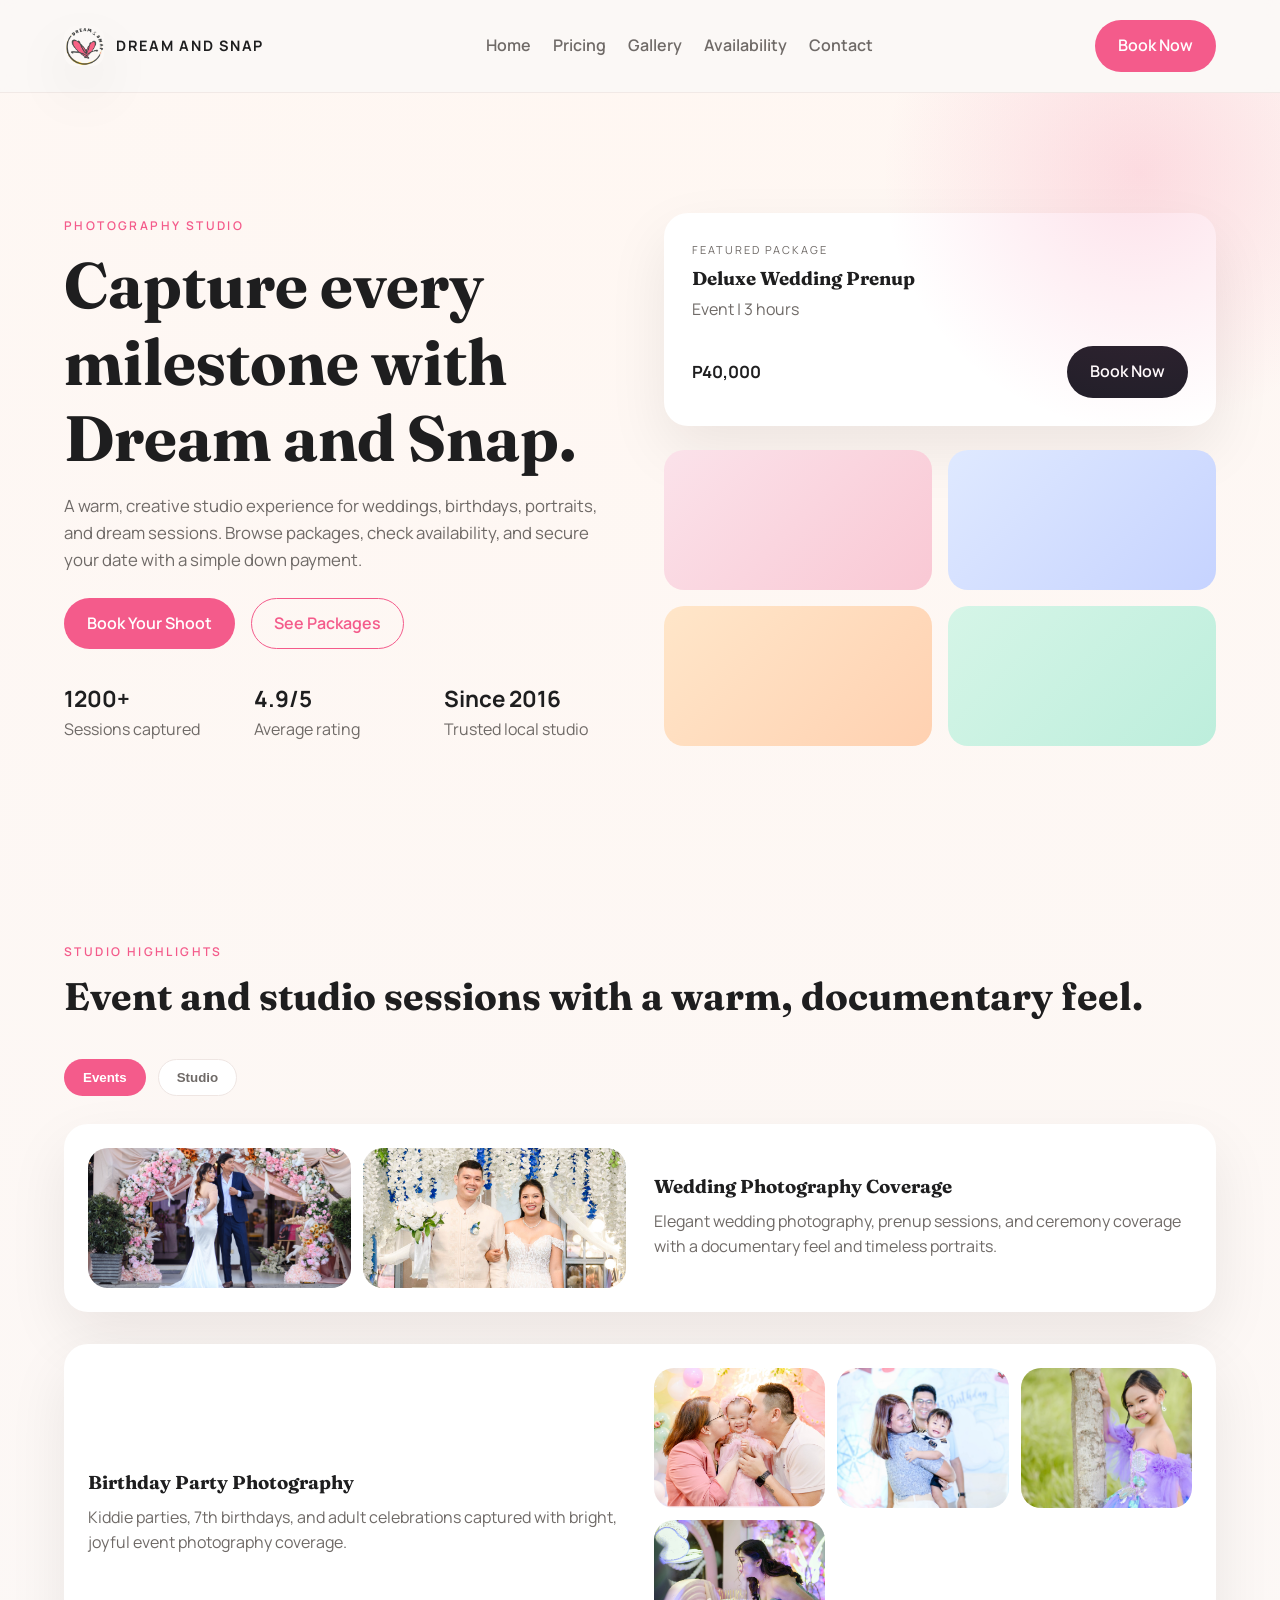
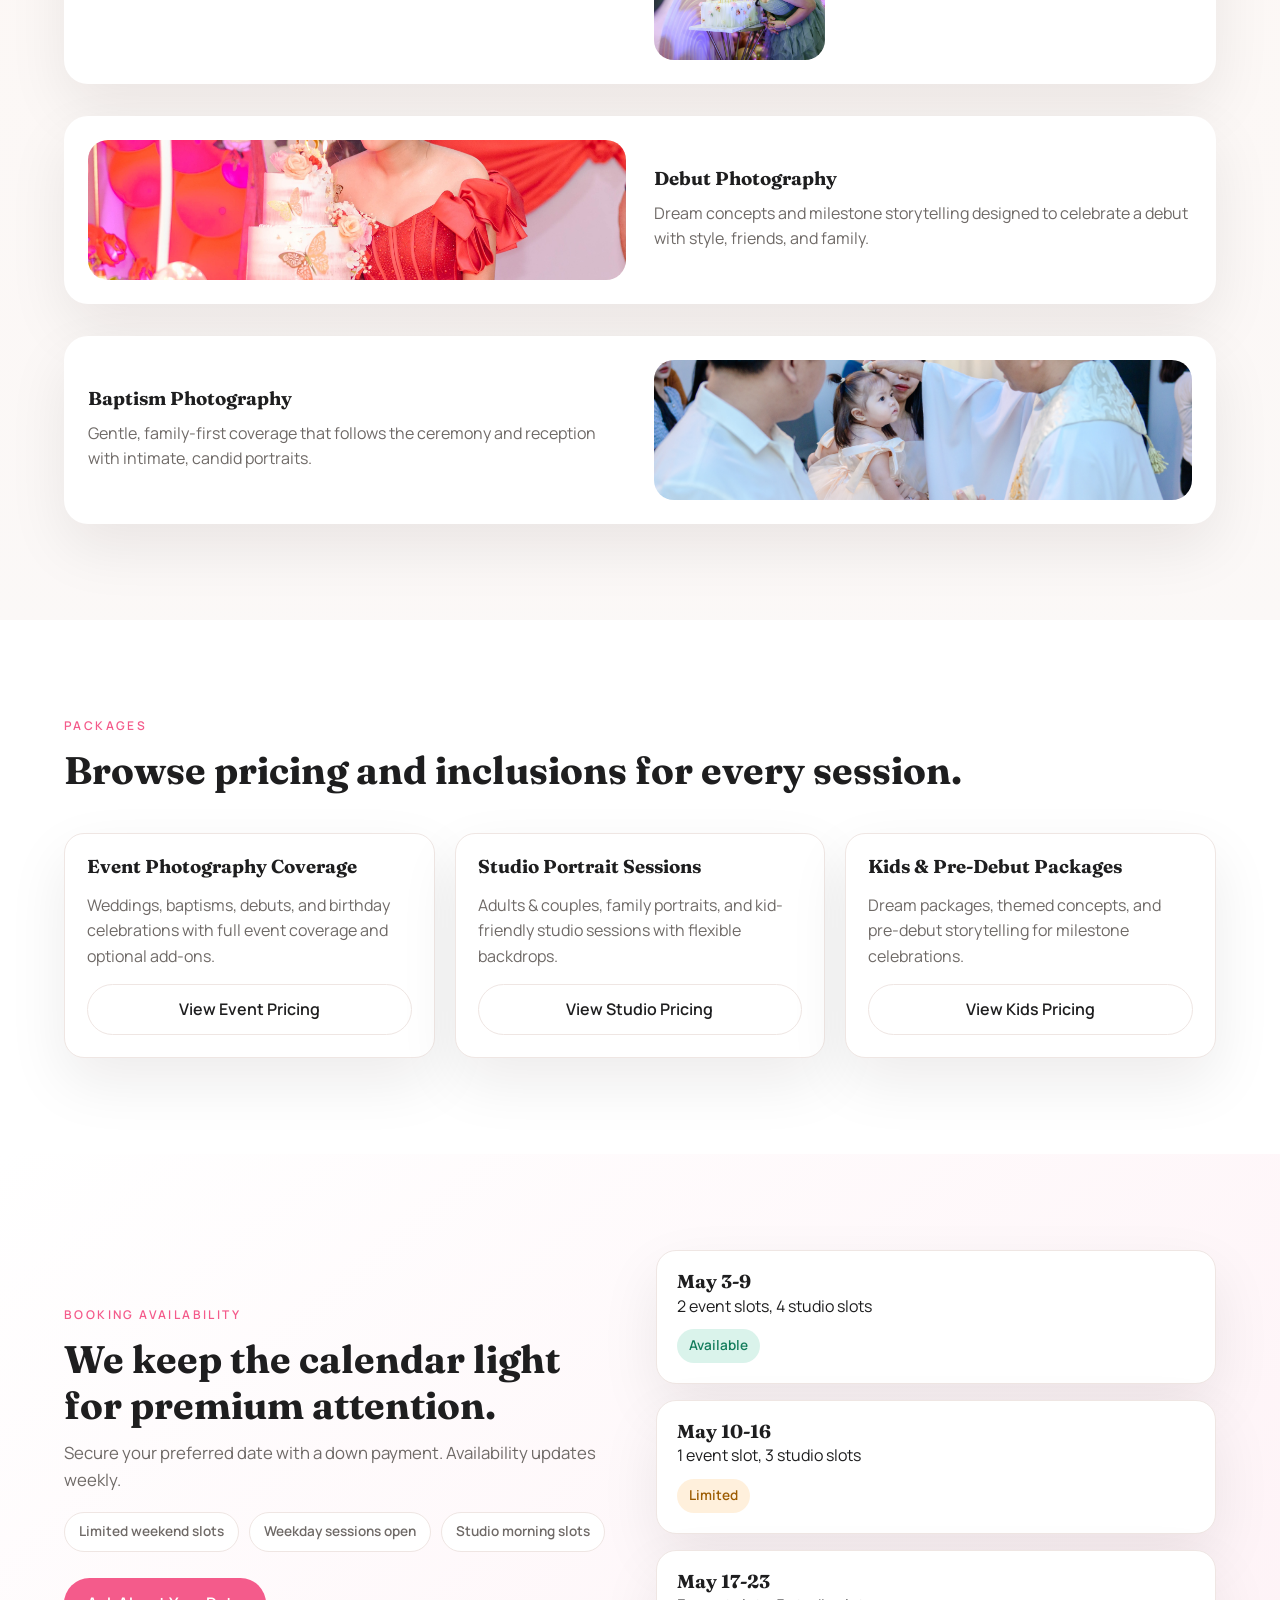
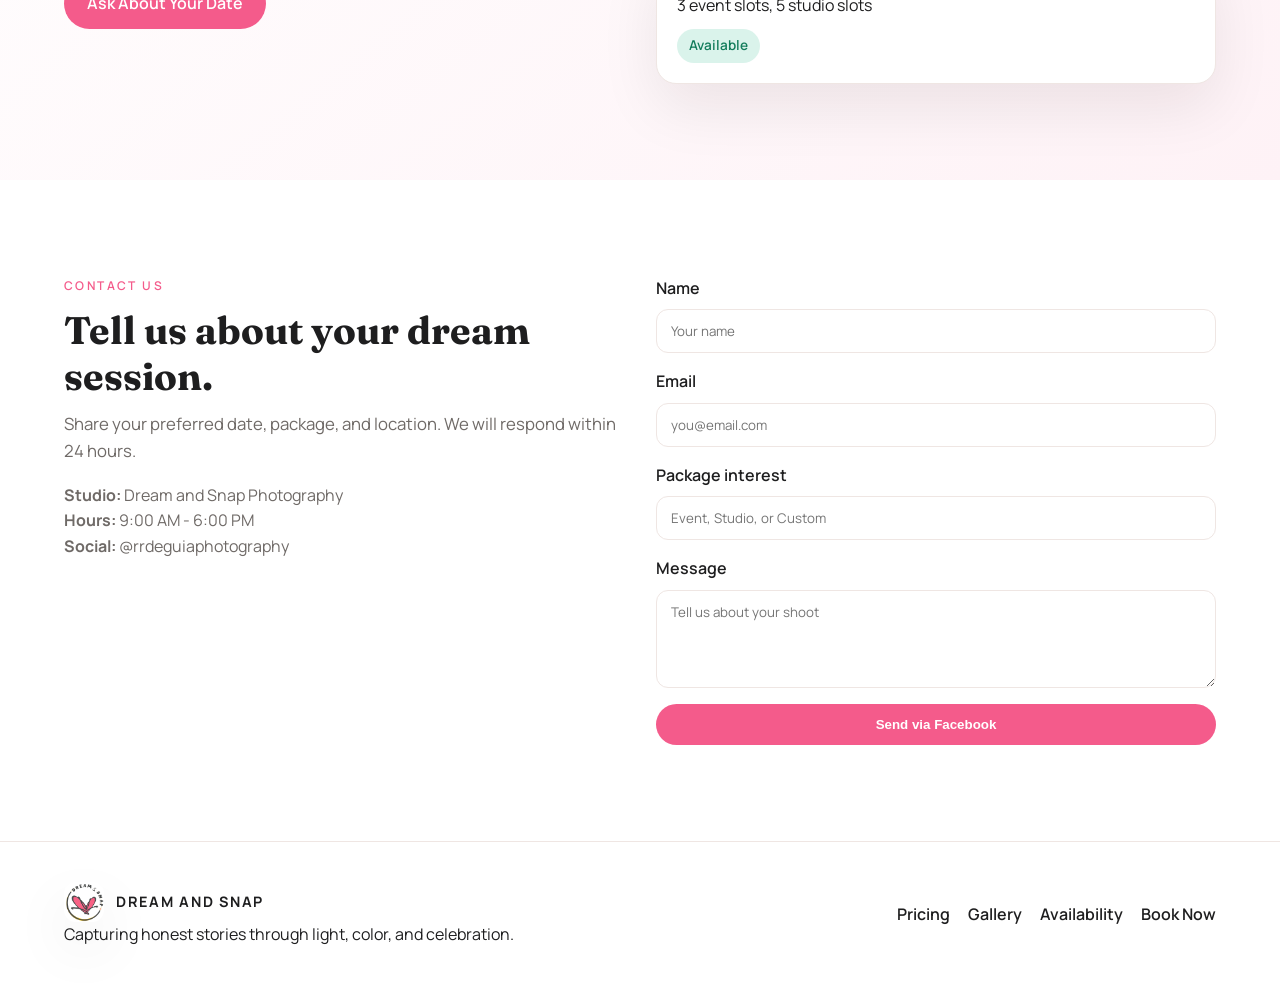
<file: index.html>
<!DOCTYPE html>
<html lang="en">
  <head>
    <meta charset="UTF-8" />
    <meta name="viewport" content="width=device-width, initial-scale=1.0" />
    <title>Dream and Snap Studio</title>
    <link rel="preconnect" href="https://fonts.googleapis.com" />
    <link rel="preconnect" href="https://fonts.gstatic.com" crossorigin />
    <link
      href="https://fonts.googleapis.com/css2?family=Fraunces:wght@400;600;700&family=Manrope:wght@300;400;500;600;700&display=swap"
      rel="stylesheet"
    />
    <link rel="stylesheet" href="styles.css" />
  </head>
  <body>
    <header class="site-header" id="home">
      <div class="container nav-wrap">
        <a class="brand" href="#home">
          <img src="logo.png" alt="Dream and Snap logo" class="brand-logo" />
          <span class="brand-name">Dream and Snap</span>
        </a>
        <nav class="site-nav" id="site-nav">
          <a href="#home">Home</a>
          <a href="pricing.html">Pricing</a>
          <a href="#gallery">Gallery</a>
          <a href="#availability">Availability</a>
          <a href="#contact">Contact</a>
        </nav>
        <div class="nav-actions">
          <a
            class="btn btn-primary"
            href="https://www.facebook.com/rrdeguiaphotography"
            target="_blank"
            rel="noreferrer"
          >
            Book Now
          </a>
          <button class="menu-toggle" aria-label="Toggle navigation" aria-expanded="false">
            <span></span>
            <span></span>
            <span></span>
          </button>
        </div>
      </div>
    </header>

    <main>
      <section class="hero">
        <div class="container hero-grid">
          <div class="hero-copy">
            <p class="eyebrow">Photography Studio</p>
            <h1>Capture every milestone with Dream and Snap.</h1>
            <p class="lead">
              A warm, creative studio experience for weddings, birthdays, portraits, and
              dream sessions. Browse packages, check availability, and secure your date
              with a simple down payment.
            </p>
            <div class="hero-actions">
              <a
                class="btn btn-primary"
                href="https://www.facebook.com/rrdeguiaphotography"
                target="_blank"
                rel="noreferrer"
              >
                Book Your Shoot
              </a>
              <a class="btn btn-ghost" href="pricing.html">See Packages</a>
            </div>
            <div class="hero-highlights">
              <div>
                <span class="stat">1200+</span>
                <span>Sessions captured</span>
              </div>
              <div>
                <span class="stat">4.9/5</span>
                <span>Average rating</span>
              </div>
              <div>
                <span class="stat">Since 2016</span>
                <span>Trusted local studio</span>
              </div>
            </div>
          </div>
          <div class="hero-visual">
            <div class="hero-card">
              <p class="hero-card-title">Featured Package</p>
              <h3>Deluxe Wedding Prenup</h3>
              <p class="hero-card-meta">Event | 3 hours</p>
              <div class="hero-card-footer">
                <span class="price">P40,000</span>
                <a
                  class="btn btn-secondary"
                  href="https://www.facebook.com/rrdeguiaphotography"
                  target="_blank"
                  rel="noreferrer"
                >
                  Book Now
                </a>
              </div>
            </div>
            <div class="hero-gallery">
              <div class="frame"></div>
              <div class="frame"></div>
              <div class="frame"></div>
              <div class="frame"></div>
            </div>
          </div>
        </div>
      </section>

      <section class="section" id="gallery">
        <div class="container">
          <div class="section-title">
            <p class="eyebrow">Studio Highlights</p>
            <h2>Event and studio sessions with a warm, documentary feel.</h2>
          </div>
          <div class="pricing-tabs section-tabs">
            <button class="tab is-active" type="button" data-filter="event">Events</button>
            <button class="tab" type="button" data-filter="studio">Studio</button>
          </div>
          <div class="gallery-filter">
            <div class="gallery-block" data-filter-item data-category="event">
              <div class="gallery-alt-list">
                <article class="gallery-row">
                  <div class="gallery-media">
                    <div class="gallery-media-grid">
                      <img src="photos/event/Wedding/1.jpg" alt="Wedding photo highlight" />
                      <img src="photos/event/Wedding/2.jpg" alt="Wedding photo highlight" />
                    </div>
                  </div>
                  <div class="gallery-copy">
                    <h3>Wedding Photography Coverage</h3>
                    <p>
                      Elegant wedding photography, prenup sessions, and ceremony coverage
                      with a documentary feel and timeless portraits.
                    </p>
                  </div>
                </article>
                <article class="gallery-row reverse">
                  <div class="gallery-media">
                    <div class="gallery-media-grid">
                      <img
                        src="photos/event/Birthday/Kids%20Fast%20Food.png"
                        alt="Kids fast food birthday party"
                      />
                      <img
                        src="photos/event/Birthday/BasicBirthday.jpg"
                        alt="Kids birthday party"
                      />
                      <img
                        src="photos/event/Birthday/7thBirthday.jpg"
                        alt="Seventh birthday celebration"
                      />
                      <img src="photos/event/Birthday/Adult.jpg" alt="Adult birthday party" />
                    </div>
                  </div>
                  <div class="gallery-copy">
                    <h3>Birthday Party Photography</h3>
                    <p>
                      Kiddie parties, 7th birthdays, and adult celebrations captured with
                      bright, joyful event photography coverage.
                    </p>
                  </div>
                </article>
                <article class="gallery-row">
                  <div class="gallery-media">
                    <div class="gallery-media-grid">
                      <img src="photos/event/Birthday/Debut.jpg" alt="Debut event" />
                    </div>
                  </div>
                  <div class="gallery-copy">
                    <h3>Debut Photography</h3>
                    <p>
                      Dream concepts and milestone storytelling designed to celebrate a
                      debut with style, friends, and family.
                    </p>
                  </div>
                </article>
                <article class="gallery-row reverse">
                  <div class="gallery-media">
                    <div class="gallery-media-grid">
                      <img src="photos/event/Baptism/Baptism.jpg" alt="Baptism celebration" />
                    </div>
                  </div>
                  <div class="gallery-copy">
                    <h3>Baptism Photography</h3>
                    <p>
                      Gentle, family-first coverage that follows the ceremony and reception
                      with intimate, candid portraits.
                    </p>
                  </div>
                </article>
              </div>
            </div>
            <div class="gallery-block" data-filter-item data-category="studio">
              <p class="gallery-note">Studio photos are coming soon. Here are recent previews.</p>
              <div class="gallery-alt-list">
                <article class="gallery-row">
                  <div class="gallery-media">
                    <div class="gallery-media-grid">
                      <img
                        src="photos/studio/AdultsandCouples/1.jpg"
                        alt="Adults and couples studio portrait"
                      />
                    </div>
                  </div>
                  <div class="gallery-copy">
                    <h3>Adults &amp; Couples Studio Portraits</h3>
                    <p>
                      Clean lighting, relaxed direction, and polished studio portraits for
                      couples and adult sessions.
                    </p>
                  </div>
                </article>
                <article class="gallery-row reverse">
                  <div class="gallery-media">
                    <div class="gallery-media-grid">
                      <img src="photos/studio/Family/Family.jpg" alt="Family studio portrait" />
                      <img src="photos/studio/Family/Family2.jpg" alt="Family studio portrait" />
                    </div>
                  </div>
                  <div class="gallery-copy">
                    <h3>Family Portrait Studio Sessions</h3>
                    <p>
                      Cozy family portrait sessions with studio lighting, clean backdrops,
                      and expressive group photography.
                    </p>
                  </div>
                </article>
              </div>
            </div>
          </div>
        </div>
      </section>

      <section class="section packages-preview" id="packages">
        <div class="container">
          <div class="section-title">
            <p class="eyebrow">Packages</p>
            <h2>Browse pricing and inclusions for every session.</h2>
          </div>
          <div class="package-preview-grid">
            <article class="package-preview-card">
              <h3>Event Photography Coverage</h3>
              <p>
                Weddings, baptisms, debuts, and birthday celebrations with full event
                coverage and optional add-ons.
              </p>
              <a class="btn btn-outline" href="pricing.html">View Event Pricing</a>
            </article>
            <article class="package-preview-card">
              <h3>Studio Portrait Sessions</h3>
              <p>
                Adults &amp; couples, family portraits, and kid-friendly studio sessions
                with flexible backdrops.
              </p>
              <a class="btn btn-outline" href="pricing.html">View Studio Pricing</a>
            </article>
            <article class="package-preview-card">
              <h3>Kids &amp; Pre-Debut Packages</h3>
              <p>
                Dream packages, themed concepts, and pre-debut storytelling for milestone
                celebrations.
              </p>
              <a class="btn btn-outline" href="pricing.html">View Kids Pricing</a>
            </article>
          </div>
        </div>
      </section>

      <section class="section availability" id="availability">
        <div class="container availability-grid">
          <div>
            <p class="eyebrow">Booking Availability</p>
            <h2>We keep the calendar light for premium attention.</h2>
            <p class="lead">
              Secure your preferred date with a down payment. Availability updates weekly.
            </p>
            <div class="availability-tags">
              <span class="tag">Limited weekend slots</span>
              <span class="tag">Weekday sessions open</span>
              <span class="tag">Studio morning slots</span>
            </div>
            <a
              class="btn btn-primary"
              href="https://www.facebook.com/rrdeguiaphotography"
              target="_blank"
              rel="noreferrer"
            >
              Ask About Your Date
            </a>
          </div>
          <div class="availability-cards">
            <article class="availability-card">
              <h3>May 3-9</h3>
              <p>2 event slots, 4 studio slots</p>
              <span class="status open">Available</span>
            </article>
            <article class="availability-card">
              <h3>May 10-16</h3>
              <p>1 event slot, 3 studio slots</p>
              <span class="status tight">Limited</span>
            </article>
            <article class="availability-card">
              <h3>May 17-23</h3>
              <p>3 event slots, 5 studio slots</p>
              <span class="status open">Available</span>
            </article>
          </div>
        </div>
      </section>

      <section class="section contact" id="contact">
        <div class="container contact-grid">
          <div>
            <p class="eyebrow">Contact Us</p>
            <h2>Tell us about your dream session.</h2>
            <p class="lead">
              Share your preferred date, package, and location. We will respond within
              24 hours.
            </p>
            <div class="contact-details">
              <p><strong>Studio:</strong> Dream and Snap Photography</p>
              <p><strong>Hours:</strong> 9:00 AM - 6:00 PM</p>
              <p><strong>Social:</strong> @rrdeguiaphotography</p>
            </div>
          </div>
          <form class="contact-form">
            <label>
              Name
              <input type="text" placeholder="Your name" />
            </label>
            <label>
              Email
              <input type="email" placeholder="you@email.com" />
            </label>
            <label>
              Package interest
              <input type="text" placeholder="Event, Studio, or Custom" />
            </label>
            <label>
              Message
              <textarea rows="4" placeholder="Tell us about your shoot"></textarea>
            </label>
            <button
              class="btn btn-primary"
              type="button"
              onclick="window.open('https://www.facebook.com/rrdeguiaphotography','_blank')"
            >
              Send via Facebook
            </button>
          </form>
        </div>
      </section>
    </main>

    <footer class="site-footer">
      <div class="container footer-grid">
        <div>
          <div class="brand footer-brand">
            <img src="logo.png" alt="Dream and Snap logo" class="brand-logo" />
            <span class="brand-name">Dream and Snap</span>
          </div>
          <p>Capturing honest stories through light, color, and celebration.</p>
        </div>
        <div class="footer-links">
          <a href="pricing.html">Pricing</a>
          <a href="#gallery">Gallery</a>
          <a href="#availability">Availability</a>
          <a href="https://www.facebook.com/rrdeguiaphotography" target="_blank" rel="noreferrer">
            Book Now
          </a>
        </div>
      </div>
    </footer>

    <script src="app.js"></script>
  </body>
</html>
</file>
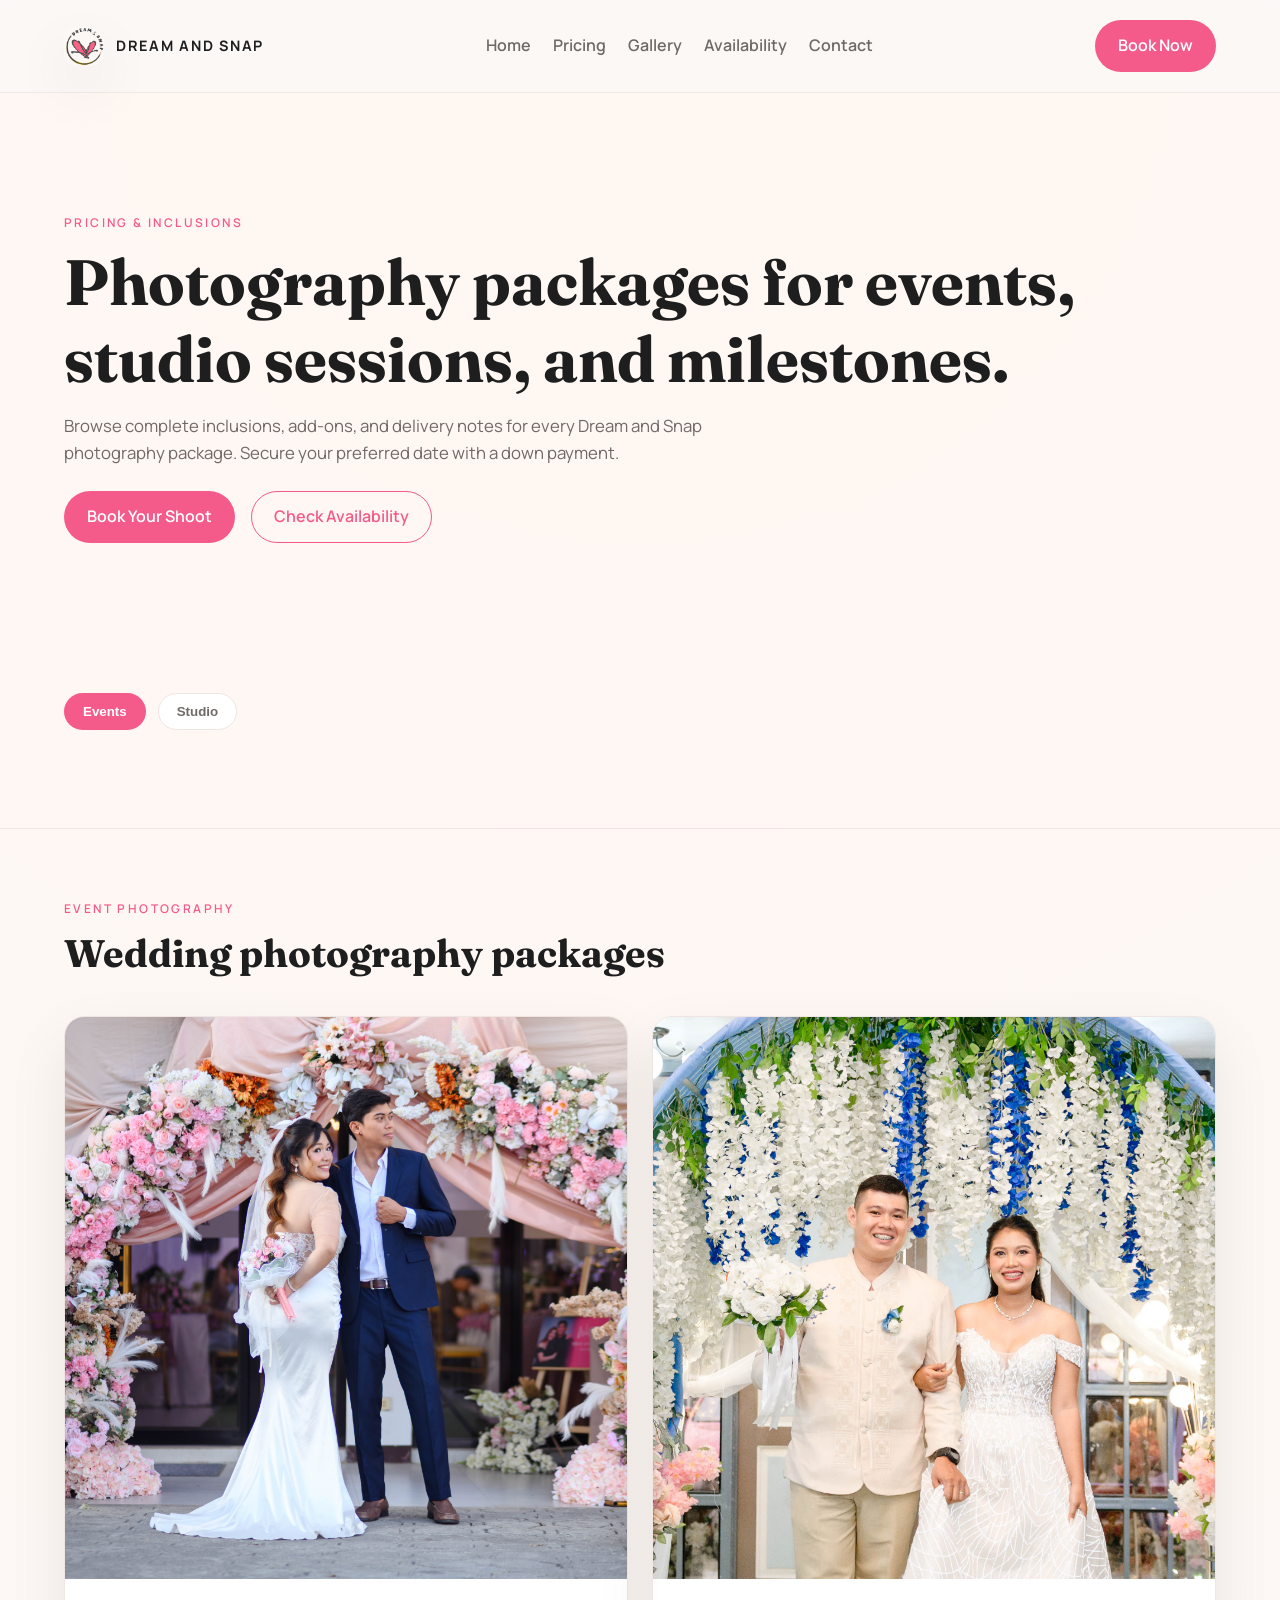
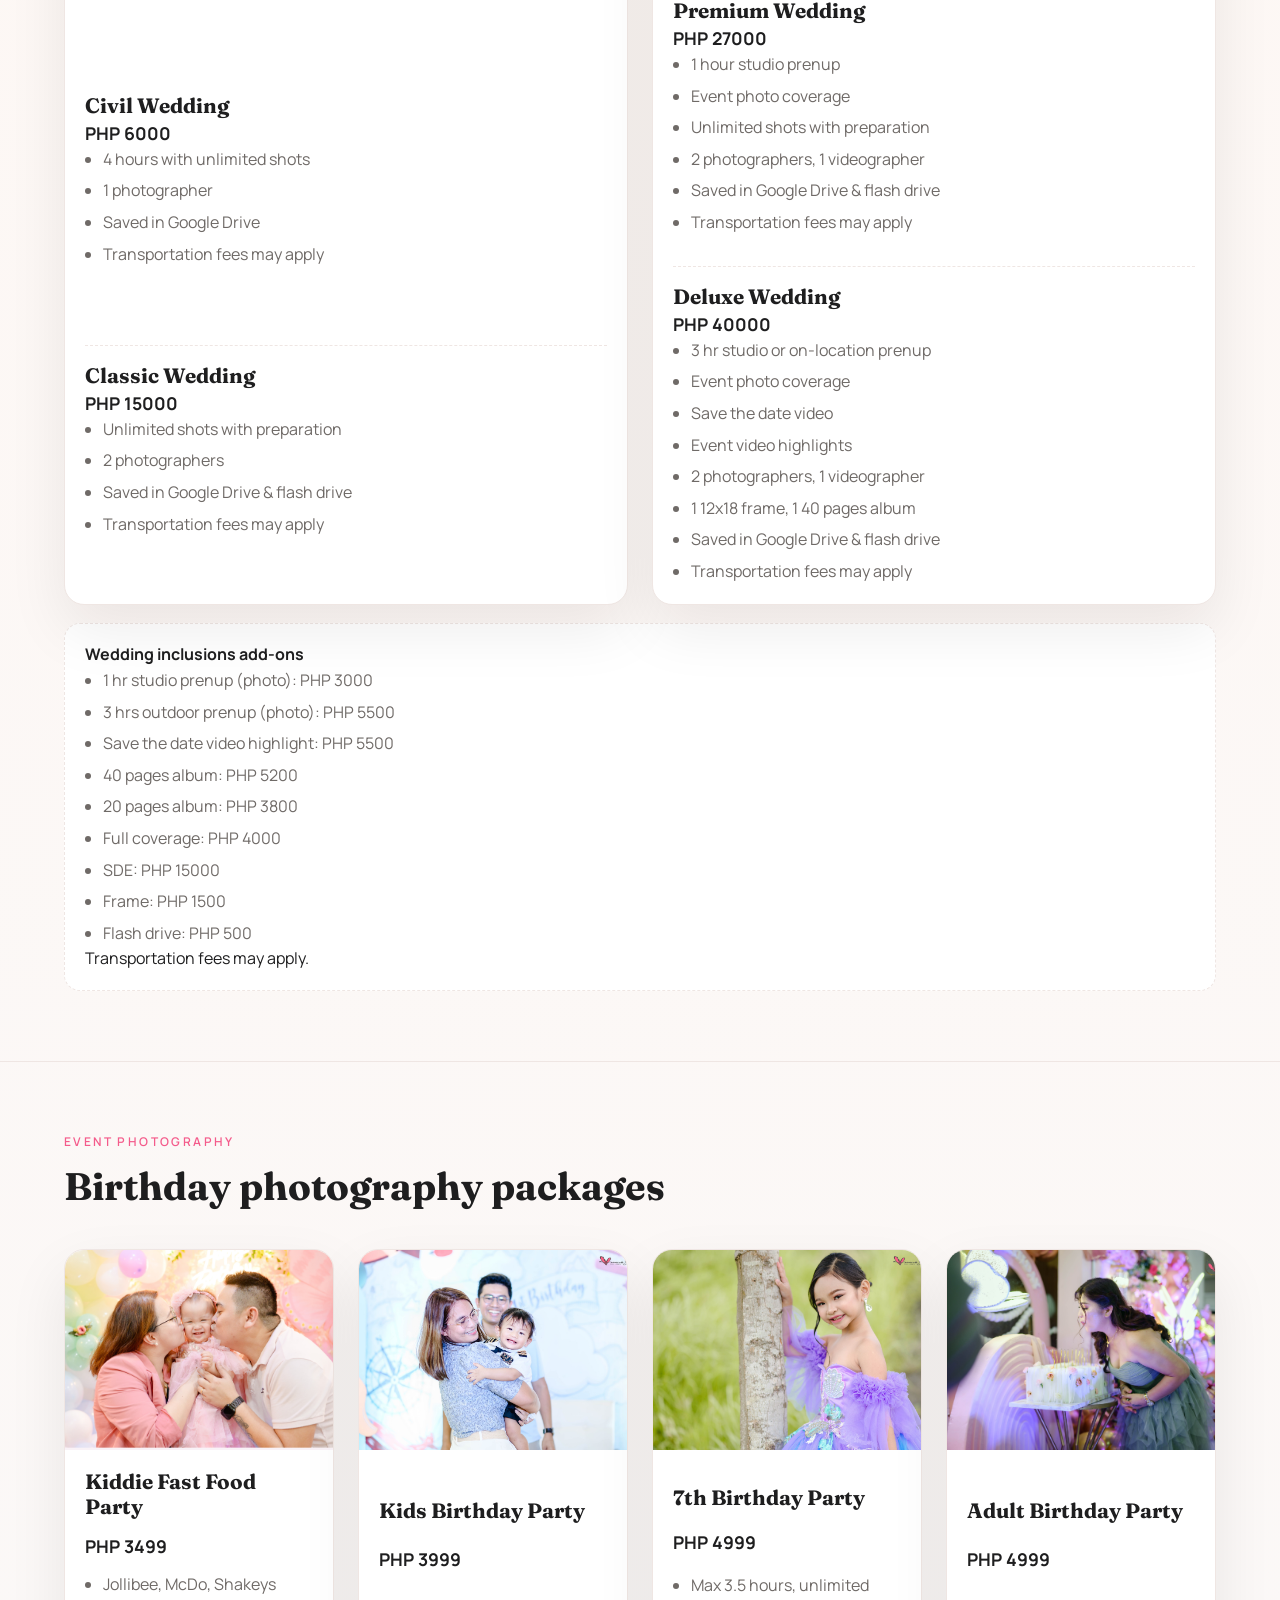
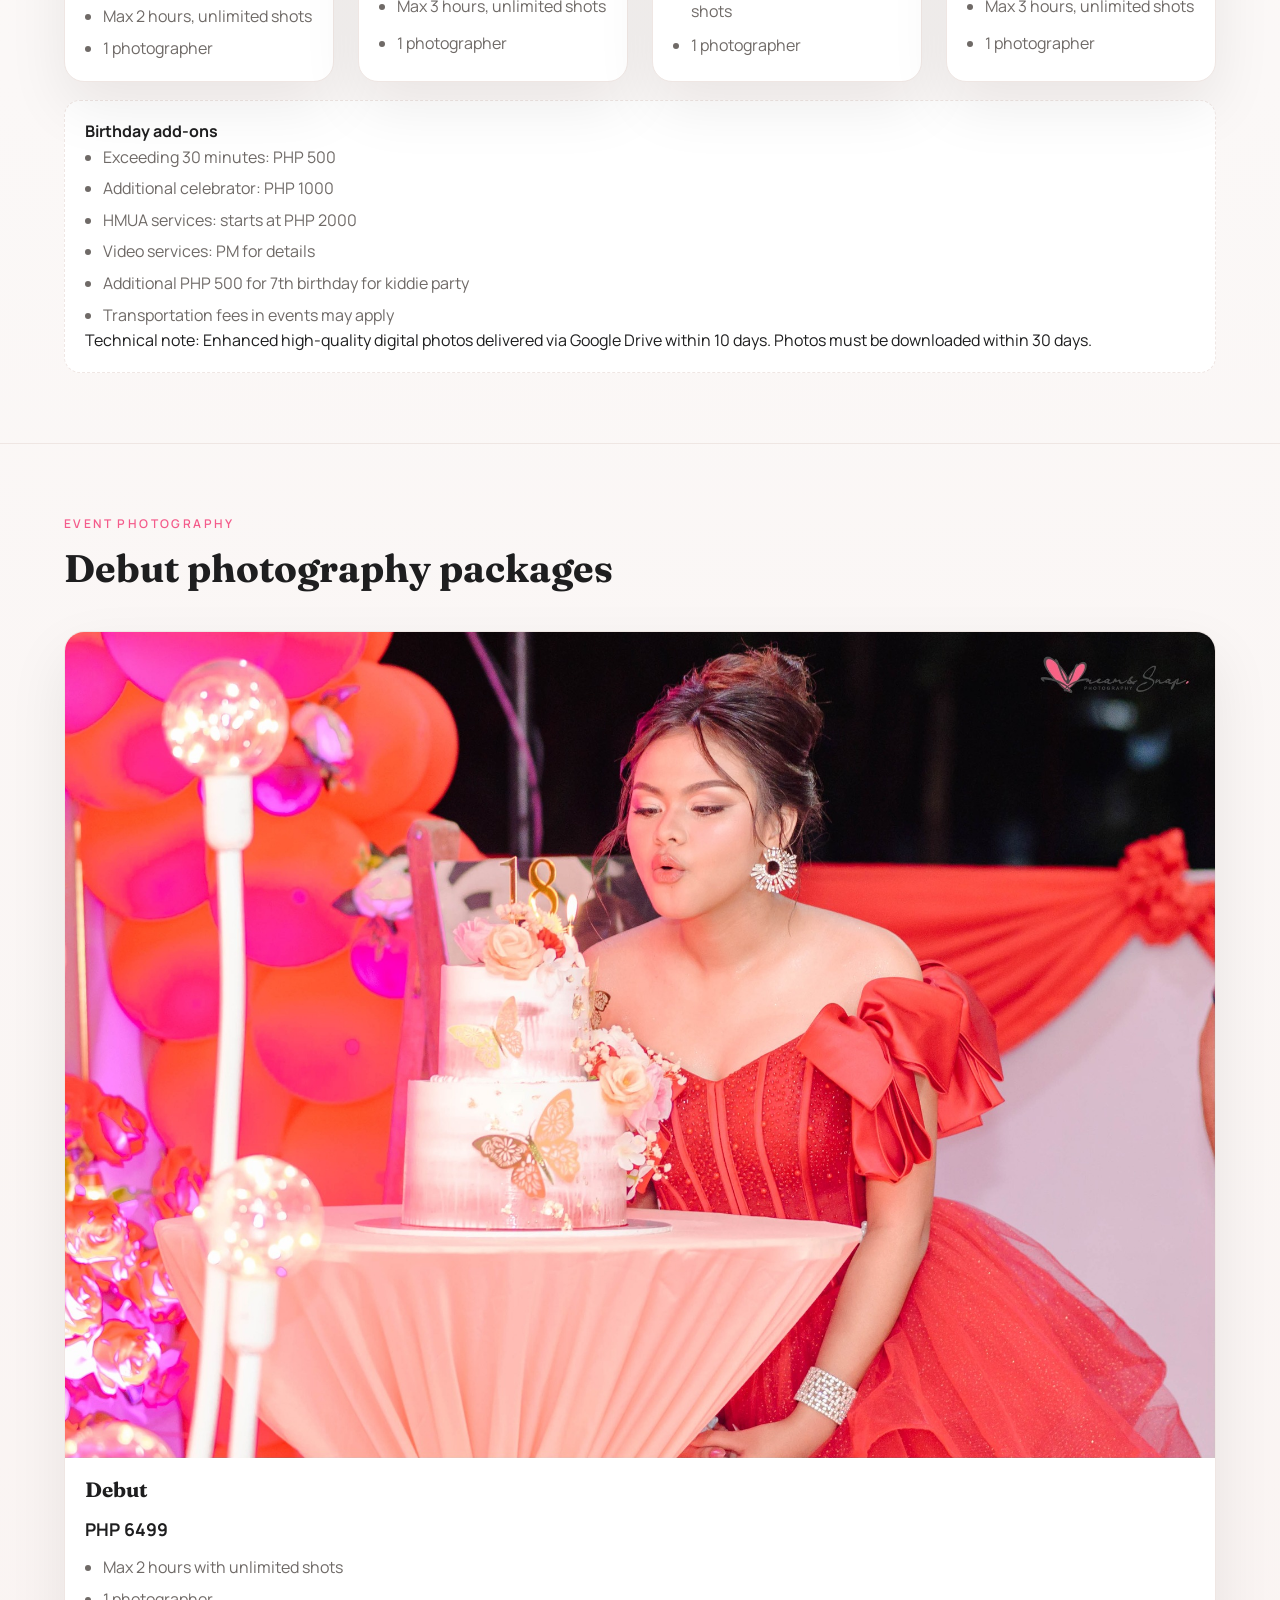
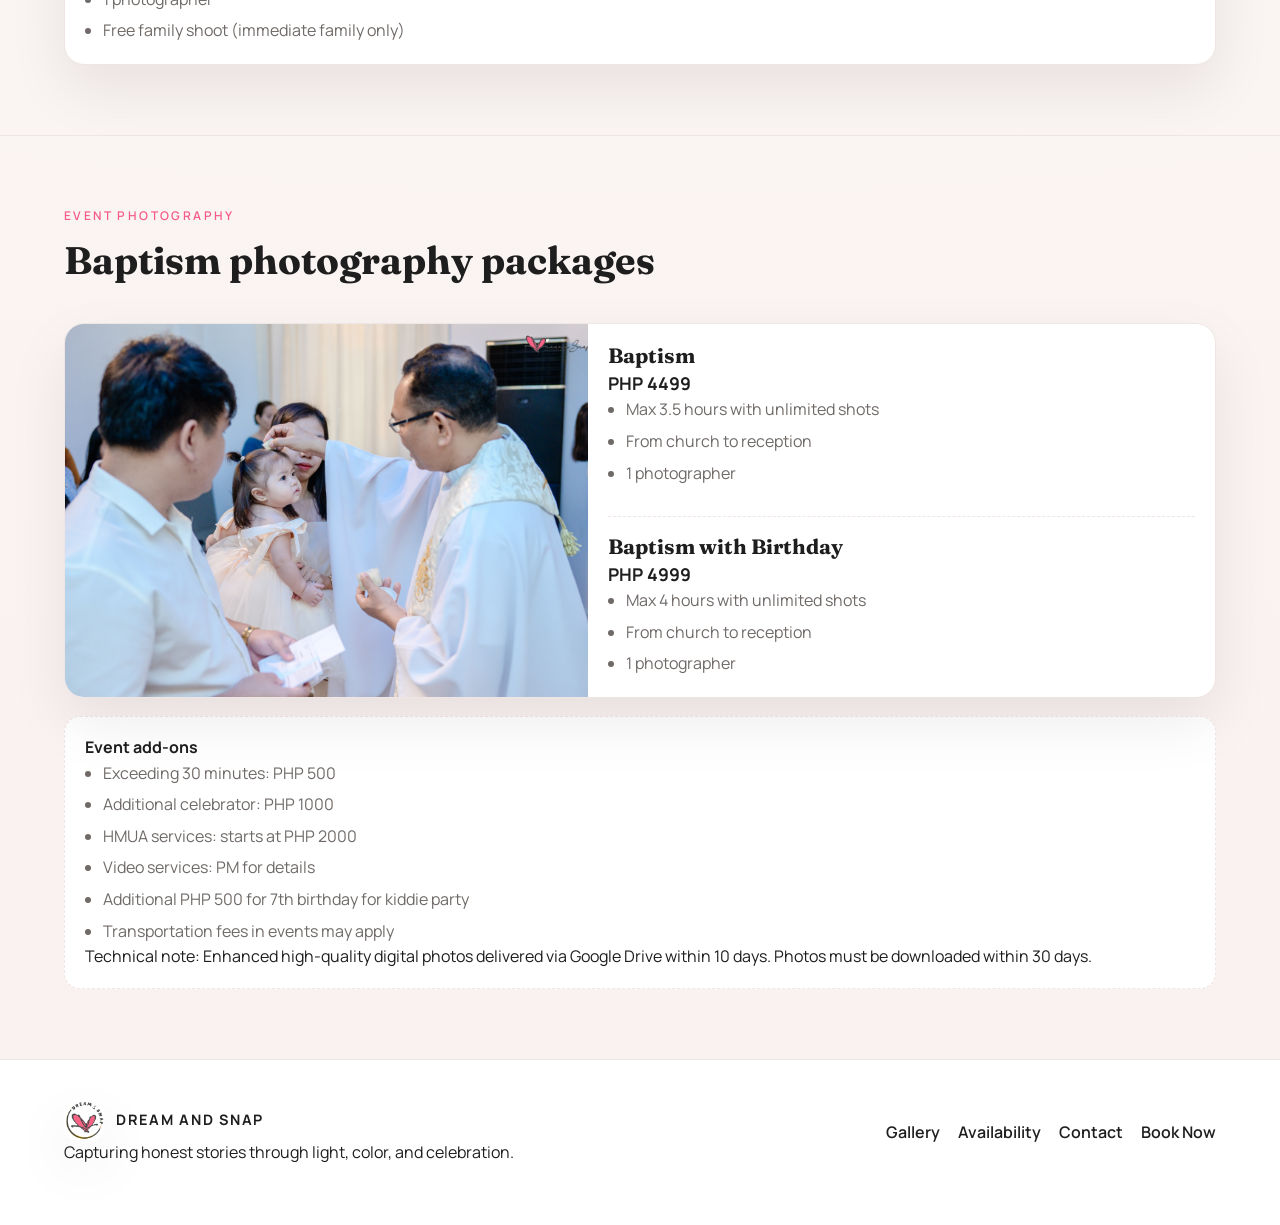
<file: pricing.html>
<!DOCTYPE html>
<html lang="en">
  <head>
    <meta charset="UTF-8" />
    <meta name="viewport" content="width=device-width, initial-scale=1.0" />
    <title>Dream and Snap Pricing</title>
    <link rel="preconnect" href="https://fonts.googleapis.com" />
    <link rel="preconnect" href="https://fonts.gstatic.com" crossorigin />
    <link
      href="https://fonts.googleapis.com/css2?family=Fraunces:wght@400;600;700&family=Manrope:wght@300;400;500;600;700&display=swap"
      rel="stylesheet"
    />
    <link rel="stylesheet" href="styles.css" />
  </head>
  <body class="pricing-page">
    <header class="site-header">
      <div class="container nav-wrap">
        <a class="brand" href="index.html#home">
          <img src="logo.png" alt="Dream and Snap logo" class="brand-logo" />
          <span class="brand-name">Dream and Snap</span>
        </a>
        <nav class="site-nav" id="site-nav">
          <a href="index.html#home">Home</a>
          <a href="pricing.html">Pricing</a>
          <a href="index.html#gallery">Gallery</a>
          <a href="index.html#availability">Availability</a>
          <a href="index.html#contact">Contact</a>
        </nav>
        <div class="nav-actions">
          <a
            class="btn btn-primary"
            href="https://www.facebook.com/rrdeguiaphotography"
            target="_blank"
            rel="noreferrer"
          >
            Book Now
          </a>
          <button class="menu-toggle" aria-label="Toggle navigation" aria-expanded="false">
            <span></span>
            <span></span>
            <span></span>
          </button>
        </div>
      </div>
    </header>

    <main>
      <section class="page-hero">
        <div class="container">
          <p class="eyebrow">Pricing &amp; Inclusions</p>
          <h1>Photography packages for events, studio sessions, and milestones.</h1>
          <p class="lead">
            Browse complete inclusions, add-ons, and delivery notes for every Dream and
            Snap photography package. Secure your preferred date with a down payment.
          </p>
          <div class="hero-actions">
            <a
              class="btn btn-primary"
              href="https://www.facebook.com/rrdeguiaphotography"
              target="_blank"
              rel="noreferrer"
            >
              Book Your Shoot
            </a>
            <a class="btn btn-ghost" href="index.html#availability">Check Availability</a>
          </div>
        </div>
      </section>

      <section class="pricing-section">
        <div class="container">
          <div class="pricing-tabs">
            <button class="tab is-active" type="button" data-filter="event">Events</button>
            <button class="tab" type="button" data-filter="studio">Studio</button>
          </div>
          <div class="empty-state" data-filter-empty hidden>
            No packages are available for this category yet.
          </div>
        </div>
      </section>

      <section class="pricing-section" data-filter-item data-category="event">
        <div class="container">
          <div class="section-title">
            <p class="eyebrow">Event Photography</p>
            <h2>Wedding photography packages</h2>
          </div>
          <div class="pricing-grid">
            <article class="pricing-card">
              <img
                class="ratio-square"
                src="photos/event/Wedding/1.jpg"
                alt="Civil and classic wedding photography"
              />
              <div class="pricing-card-body">
                <div class="pricing-bundle">
                  <h3>Civil Wedding</h3>
                  <p class="pricing-price">PHP 6000</p>
                  <ul class="pricing-list">
                    <li>4 hours with unlimited shots</li>
                    <li>1 photographer</li>
                    <li>Saved in Google Drive</li>
                    <li>Transportation fees may apply</li>
                  </ul>
                </div>
                <div class="pricing-bundle">
                  <h3>Classic Wedding</h3>
                  <p class="pricing-price">PHP 15000</p>
                  <ul class="pricing-list">
                    <li>Unlimited shots with preparation</li>
                    <li>2 photographers</li>
                    <li>Saved in Google Drive &amp; flash drive</li>
                    <li>Transportation fees may apply</li>
                  </ul>
                </div>
              </div>
            </article>
            <article class="pricing-card">
              <img
                class="ratio-square"
                src="photos/event/Wedding/2.jpg"
                alt="Premium and deluxe wedding photography"
              />
              <div class="pricing-card-body">
                <div class="pricing-bundle">
                  <h3>Premium Wedding</h3>
                  <p class="pricing-price">PHP 27000</p>
                  <ul class="pricing-list">
                    <li>1 hour studio prenup</li>
                    <li>Event photo coverage</li>
                    <li>Unlimited shots with preparation</li>
                    <li>2 photographers, 1 videographer</li>
                    <li>Saved in Google Drive &amp; flash drive</li>
                    <li>Transportation fees may apply</li>
                  </ul>
                </div>
                <div class="pricing-bundle">
                  <h3>Deluxe Wedding</h3>
                  <p class="pricing-price">PHP 40000</p>
                  <ul class="pricing-list">
                    <li>3 hr studio or on-location prenup</li>
                    <li>Event photo coverage</li>
                    <li>Save the date video</li>
                    <li>Event video highlights</li>
                    <li>2 photographers, 1 videographer</li>
                    <li>1 12x18 frame, 1 40 pages album</li>
                    <li>Saved in Google Drive &amp; flash drive</li>
                    <li>Transportation fees may apply</li>
                  </ul>
                </div>
              </div>
            </article>
          </div>
          <div class="pricing-addons">
            <strong>Wedding inclusions add-ons</strong>
            <ul>
              <li>1 hr studio prenup (photo): PHP 3000</li>
              <li>3 hrs outdoor prenup (photo): PHP 5500</li>
              <li>Save the date video highlight: PHP 5500</li>
              <li>40 pages album: PHP 5200</li>
              <li>20 pages album: PHP 3800</li>
              <li>Full coverage: PHP 4000</li>
              <li>SDE: PHP 15000</li>
              <li>Frame: PHP 1500</li>
              <li>Flash drive: PHP 500</li>
            </ul>
            <p>Transportation fees may apply.</p>
          </div>
        </div>
      </section>

      <section class="pricing-section" data-filter-item data-category="event">
        <div class="container">
          <div class="section-title">
            <p class="eyebrow">Event Photography</p>
            <h2>Birthday photography packages</h2>
          </div>
          <div class="pricing-grid">
            <article class="pricing-card">
              <img
                src="photos/event/Birthday/Kids%20Fast%20Food.png"
                alt="Kiddie fast food party photography"
              />
              <div class="pricing-card-body">
                <h3>Kiddie Fast Food Party</h3>
                <p class="pricing-price">PHP 3499</p>
                <ul class="pricing-list">
                  <li>Jollibee, McDo, Shakeys</li>
                  <li>Max 2 hours, unlimited shots</li>
                  <li>1 photographer</li>
                </ul>
              </div>
            </article>
            <article class="pricing-card">
              <img src="photos/event/Birthday/BasicBirthday.jpg" alt="Kids birthday party photography" />
              <div class="pricing-card-body">
                <h3>Kids Birthday Party</h3>
                <p class="pricing-price">PHP 3999</p>
                <ul class="pricing-list">
                  <li>Max 3 hours, unlimited shots</li>
                  <li>1 photographer</li>
                </ul>
              </div>
            </article>
            <article class="pricing-card">
              <img src="photos/event/Birthday/7thBirthday.jpg" alt="7th birthday party photography" />
              <div class="pricing-card-body">
                <h3>7th Birthday Party</h3>
                <p class="pricing-price">PHP 4999</p>
                <ul class="pricing-list">
                  <li>Max 3.5 hours, unlimited shots</li>
                  <li>1 photographer</li>
                </ul>
              </div>
            </article>
            <article class="pricing-card">
              <img src="photos/event/Birthday/Adult.jpg" alt="Adult birthday party photography" />
              <div class="pricing-card-body">
                <h3>Adult Birthday Party</h3>
                <p class="pricing-price">PHP 4999</p>
                <ul class="pricing-list">
                  <li>Max 3 hours, unlimited shots</li>
                  <li>1 photographer</li>
                </ul>
              </div>
            </article>
          </div>
          <div class="pricing-addons">
            <strong>Birthday add-ons</strong>
            <ul>
              <li>Exceeding 30 minutes: PHP 500</li>
              <li>Additional celebrator: PHP 1000</li>
              <li>HMUA services: starts at PHP 2000</li>
              <li>Video services: PM for details</li>
              <li>Additional PHP 500 for 7th birthday for kiddie party</li>
              <li>Transportation fees in events may apply</li>
            </ul>
            <p>
              Technical note: Enhanced high-quality digital photos delivered via Google
              Drive within 10 days. Photos must be downloaded within 30 days.
            </p>
          </div>
        </div>
      </section>

      <section class="pricing-section" data-filter-item data-category="event">
        <div class="container">
          <div class="section-title">
            <p class="eyebrow">Event Photography</p>
            <h2>Debut photography packages</h2>
          </div>
          <div class="pricing-grid">
            <article class="pricing-card">
              <img
                class="ratio-fit"
                src="photos/event/Birthday/Debut.jpg"
                alt="Debut photography package"
              />
              <div class="pricing-card-body">
                <h3>Debut</h3>
                <p class="pricing-price">PHP 6499</p>
                <ul class="pricing-list">
                  <li>Max 2 hours with unlimited shots</li>
                  <li>1 photographer</li>
                  <li>Free family shoot (immediate family only)</li>
                </ul>
              </div>
            </article>
          </div>
        </div>
      </section>

      <section class="pricing-section" data-filter-item data-category="event">
        <div class="container">
          <div class="section-title">
            <p class="eyebrow">Event Photography</p>
            <h2>Baptism photography packages</h2>
          </div>
          <div class="pricing-grid">
            <article class="pricing-card pricing-card-split">
              <img src="photos/event/Baptism/Baptism.jpg" alt="Baptism photography package" />
              <div class="pricing-card-body">
                <div class="pricing-bundle">
                  <h3>Baptism</h3>
                  <p class="pricing-price">PHP 4499</p>
                  <ul class="pricing-list">
                    <li>Max 3.5 hours with unlimited shots</li>
                    <li>From church to reception</li>
                    <li>1 photographer</li>
                  </ul>
                </div>
                <div class="pricing-bundle">
                  <h3>Baptism with Birthday</h3>
                  <p class="pricing-price">PHP 4999</p>
                  <ul class="pricing-list">
                    <li>Max 4 hours with unlimited shots</li>
                    <li>From church to reception</li>
                    <li>1 photographer</li>
                  </ul>
                </div>
              </div>
            </article>
          </div>
          <div class="pricing-addons">
            <strong>Event add-ons</strong>
            <ul>
              <li>Exceeding 30 minutes: PHP 500</li>
              <li>Additional celebrator: PHP 1000</li>
              <li>HMUA services: starts at PHP 2000</li>
              <li>Video services: PM for details</li>
              <li>Additional PHP 500 for 7th birthday for kiddie party</li>
              <li>Transportation fees in events may apply</li>
            </ul>
            <p>
              Technical note: Enhanced high-quality digital photos delivered via Google
              Drive within 10 days. Photos must be downloaded within 30 days.
            </p>
          </div>
        </div>
      </section>

      <section class="pricing-section" data-filter-item data-category="studio">
        <div class="container">
          <div class="section-title">
            <p class="eyebrow">Studio Sessions</p>
            <h2>Adults &amp; couples studio photography</h2>
          </div>
          <div class="pricing-grid">
            <article class="pricing-card">
              <img
                src="photos/studio/AdultsandCouples/1.jpg"
                alt="Adults and couples mini studio session"
              />
              <div class="pricing-card-body">
                <h3>Mini Session</h3>
                <p class="pricing-price">PHP 2500</p>
                <ul class="pricing-list">
                  <li>30-minute session for max 4 people</li>
                  <li>2 basic backdrop setups</li>
                  <li>1 outfit change</li>
                </ul>
              </div>
            </article>
            <article class="pricing-card">
              <img
                src="photos/studio/AdultsandCouples/1.jpg"
                alt="Adults and couples full studio session"
              />
              <div class="pricing-card-body">
                <h3>Full Session</h3>
                <p class="pricing-price">PHP 3500</p>
                <ul class="pricing-list">
                  <li>1-hour session for max 4 people</li>
                  <li>2 basic backdrop setups</li>
                  <li>2 outfit changes</li>
                </ul>
              </div>
            </article>
          </div>
          <div class="pricing-note">
            Technical note: Enhanced high-quality digital photos delivered via Google
            Drive within 5 days. Photos must be downloaded within 30 days.
          </div>
        </div>
      </section>

      <section class="pricing-section" data-filter-item data-category="studio">
        <div class="container">
          <div class="section-title">
            <p class="eyebrow">Studio Sessions</p>
            <h2>Family portrait photography</h2>
          </div>
          <div class="pricing-grid">
            <article class="pricing-card">
              <img src="photos/studio/Family/Family.jpg" alt="Family mini portrait session" />
              <div class="pricing-card-body">
                <h3>Mini Session</h3>
                <p class="pricing-price">PHP 2500</p>
                <ul class="pricing-list">
                  <li>30-minute session for max 4 people</li>
                  <li>2 basic backdrop setups</li>
                  <li>1 outfit change</li>
                </ul>
              </div>
            </article>
            <article class="pricing-card">
              <img src="photos/studio/Family/Family2.jpg" alt="Family full portrait session" />
              <div class="pricing-card-body">
                <h3>Full Session</h3>
                <p class="pricing-price">PHP 3500</p>
                <ul class="pricing-list">
                  <li>1-hour session for max 4 people</li>
                  <li>2 basic backdrop setups</li>
                  <li>2 outfit changes</li>
                </ul>
              </div>
            </article>
          </div>
          <div class="pricing-addons">
            <strong>Family add-ons</strong>
            <ul>
              <li>Additional pax: PHP 200 per person</li>
              <li>Backdrop layout: PHP 500</li>
              <li>Additional 30 minutes: PHP 1000</li>
            </ul>
            <p>
              Technical note: Enhanced high-quality digital photos delivered via Google
              Drive within 5 days. Photos must be downloaded within 30 days.
            </p>
          </div>
        </div>
      </section>

      <section class="pricing-section" data-filter-item data-category="studio">
        <div class="container">
          <div class="section-title">
            <p class="eyebrow">Kids Studio</p>
            <h2>Kids dream package photography</h2>
          </div>
          <div class="pricing-grid">
            <article class="pricing-card">
              <img src="photos/studio/Family/Family.jpg" alt="Kids dream package studio session" />
              <div class="pricing-card-body">
                <h3>Kids Dream Package</h3>
                <p class="pricing-price">PHP 3000</p>
                <ul class="pricing-list">
                  <li>1 hr session, 2 backdrop setups</li>
                  <li>Up to 2 outfit changes</li>
                  <li>Free family shoot (immediate family only)</li>
                </ul>
              </div>
            </article>
            <article class="pricing-card">
              <img src="photos/studio/Family/Family2.jpg" alt="Kids 7th birthday studio package" />
              <div class="pricing-card-body">
                <h3>Kids 7th Birthday</h3>
                <p class="pricing-price">PHP 3500</p>
                <ul class="pricing-list">
                  <li>1 hr session, 2 backdrop setups</li>
                  <li>Up to 3 outfit changes</li>
                  <li>Free family shoot (immediate family only)</li>
                </ul>
              </div>
            </article>
          </div>
          <div class="pricing-addons">
            <strong>Kids add-ons</strong>
            <ul>
              <li>Hair &amp; makeup: starts at PHP 1500</li>
              <li>Cake smash: +PHP 500</li>
              <li>Milk bath: +PHP 1000</li>
              <li>Additional 30 mins: +PHP 1000</li>
              <li>Backdrop layout: +PHP 500</li>
              <li>Additional pax: +PHP 1000</li>
            </ul>
            <p>
              Technical note: Enhanced high-quality digital photos delivered via Google
              Drive within 5 days. Photos must be downloaded within 30 days.
            </p>
          </div>
        </div>
      </section>

      <section class="pricing-section" data-filter-item data-category="studio">
        <div class="container">
          <div class="section-title">
            <p class="eyebrow">Pre-Debut</p>
            <h2>Pre-debut photography packages</h2>
          </div>
          <div class="pricing-grid">
            <article class="pricing-card">
              <img
                src="photos/studio/AdultsandCouples/1.jpg"
                alt="Dream package pre-debut session"
              />
              <div class="pricing-card-body">
                <h3>Dream Package</h3>
                <p class="pricing-price">PHP 3500</p>
                <ul class="pricing-list">
                  <li>1 hr session</li>
                  <li>2 basic backdrops</li>
                  <li>2 outfit changes</li>
                </ul>
              </div>
            </article>
            <article class="pricing-card">
              <img
                src="photos/studio/Family/Family.jpg"
                alt="Enchant package pre-debut session"
              />
              <div class="pricing-card-body">
                <h3>Enchant Package</h3>
                <p class="pricing-price">PHP 5000</p>
                <ul class="pricing-list">
                  <li>1.5 hr session</li>
                  <li>2 basic backdrops + 1 customized setup</li>
                  <li>3 outfit changes</li>
                </ul>
              </div>
            </article>
            <article class="pricing-card">
              <img
                src="photos/studio/Family/Family2.jpg"
                alt="Fantasy package pre-debut session"
              />
              <div class="pricing-card-body">
                <h3>Fantasy Package</h3>
                <p class="pricing-price">PHP 6000</p>
                <ul class="pricing-list">
                  <li>3 hr session + on-location shoot</li>
                  <li>3 outfit changes</li>
                </ul>
              </div>
            </article>
          </div>
          <div class="pricing-addons">
            <strong>Pre-debut add-ons</strong>
            <ul>
              <li>Hair &amp; makeup: starts at PHP 1700-2700</li>
              <li>Additional 30 mins: +PHP 1000</li>
              <li>Backdrop layout: +PHP 500</li>
            </ul>
            <p>
              Technical note: Enhanced high-quality digital photos delivered via Google
              Drive within 5 days. Photos must be downloaded within 30 days.
            </p>
          </div>
        </div>
      </section>
    </main>

    <footer class="site-footer">
      <div class="container footer-grid">
        <div>
          <div class="brand footer-brand">
            <img src="logo.png" alt="Dream and Snap logo" class="brand-logo" />
            <span class="brand-name">Dream and Snap</span>
          </div>
          <p>Capturing honest stories through light, color, and celebration.</p>
        </div>
        <div class="footer-links">
          <a href="index.html#gallery">Gallery</a>
          <a href="index.html#availability">Availability</a>
          <a href="index.html#contact">Contact</a>
          <a href="https://www.facebook.com/rrdeguiaphotography" target="_blank" rel="noreferrer">
            Book Now
          </a>
        </div>
      </div>
    </footer>

    <script src="app.js"></script>
  </body>
</html>
</file>
<file: styles.css>
:root {
  --bg: #fbf8f7;
  --bg-alt: #ffffff;
  --ink: #1e1e1f;
  --muted: #6f6a67;
  --primary: #f45b8b;
  --primary-dark: #d84272;
  --accent: #1f88e5;
  --accent-soft: rgba(31, 136, 229, 0.12);
  --border: #efe6e3;
  --shadow: 0 24px 60px rgba(25, 18, 15, 0.08);
  --radius: 24px;
}

* {
  box-sizing: border-box;
  margin: 0;
  padding: 0;
}

body {
  font-family: "Manrope", sans-serif;
  color: var(--ink);
  background: radial-gradient(circle at top, #fff7f2 0%, #fbf8f7 55%, #f9f1ef 100%);
  line-height: 1.6;
}

a {
  text-decoration: none;
  color: inherit;
}

img {
  max-width: 100%;
  display: block;
}

.container {
  width: min(1200px, 90vw);
  margin: 0 auto;
}

.section {
  padding: 96px 0;
}

.eyebrow {
  text-transform: uppercase;
  letter-spacing: 0.2em;
  font-size: 12px;
  color: var(--primary);
  font-weight: 600;
  margin-bottom: 12px;
}

h1,
h2,
h3,
h4 {
  font-family: "Fraunces", serif;
  line-height: 1.2;
}

h1 {
  font-size: clamp(2.8rem, 5vw, 4.5rem);
  margin-bottom: 16px;
}

h2 {
  font-size: clamp(2rem, 3vw, 3rem);
  margin-bottom: 12px;
}

.lead {
  color: var(--muted);
  font-size: 1.05rem;
}

.btn {
  display: inline-flex;
  align-items: center;
  justify-content: center;
  padding: 12px 22px;
  border-radius: 999px;
  border: 1px solid transparent;
  font-weight: 600;
  transition: transform 0.2s ease, box-shadow 0.2s ease, background 0.2s ease;
}

.btn:hover {
  transform: translateY(-2px);
  box-shadow: 0 16px 40px rgba(0, 0, 0, 0.12);
}

.btn-primary {
  background: var(--primary);
  color: #fff;
}

.btn-secondary {
  background: #1f1e28;
  color: #fff;
}

.btn-outline {
  border-color: var(--border);
  color: var(--ink);
  background: #fff;
}

.btn-ghost {
  border-color: var(--primary);
  color: var(--primary);
  background: transparent;
}

.site-header {
  position: sticky;
  top: 0;
  z-index: 10;
  background: rgba(251, 248, 247, 0.9);
  backdrop-filter: blur(12px);
  border-bottom: 1px solid rgba(239, 230, 227, 0.8);
}

.nav-wrap {
  display: flex;
  align-items: center;
  justify-content: space-between;
  padding: 20px 0;
  gap: 24px;
}

.brand {
  display: flex;
  align-items: center;
  gap: 12px;
  font-weight: 700;
  font-size: 1.1rem;
}

.brand-logo {
  width: 40px;
  height: 40px;
  border-radius: 12px;
  object-fit: cover;
  box-shadow: var(--shadow);
}

.brand-name {
  text-transform: uppercase;
  letter-spacing: 0.12em;
  font-size: 0.9rem;
}

.site-nav {
  display: flex;
  gap: 22px;
  font-weight: 600;
  color: var(--muted);
}

.site-nav a:hover {
  color: var(--ink);
}

.nav-actions {
  display: flex;
  align-items: center;
  gap: 16px;
}

.menu-toggle {
  display: none;
  flex-direction: column;
  gap: 6px;
  background: transparent;
  border: none;
  cursor: pointer;
}

.menu-toggle span {
  display: block;
  width: 26px;
  height: 2px;
  background: var(--ink);
}

.hero {
  padding: 120px 0 100px;
  position: relative;
  overflow: hidden;
}

.hero::before {
  content: "";
  position: absolute;
  width: 520px;
  height: 520px;
  background: radial-gradient(circle, rgba(244, 91, 139, 0.18), transparent 70%);
  top: -180px;
  right: -120px;
}

.hero-grid {
  display: grid;
  grid-template-columns: repeat(auto-fit, minmax(280px, 1fr));
  gap: 48px;
  align-items: center;
}

.hero-actions {
  margin-top: 24px;
  display: flex;
  gap: 16px;
  flex-wrap: wrap;
}

.hero-highlights {
  margin-top: 32px;
  display: grid;
  grid-template-columns: repeat(auto-fit, minmax(140px, 1fr));
  gap: 18px;
  color: var(--muted);
}

.stat {
  display: block;
  font-size: 1.4rem;
  color: var(--ink);
  font-weight: 700;
}

.hero-visual {
  display: grid;
  gap: 24px;
}

.hero-card {
  background: #fff;
  padding: 28px;
  border-radius: var(--radius);
  box-shadow: var(--shadow);
  animation: float 6s ease-in-out infinite;
}

.hero-card-title {
  text-transform: uppercase;
  letter-spacing: 0.18em;
  font-size: 11px;
  color: var(--muted);
  margin-bottom: 10px;
}

.hero-card-meta {
  color: var(--muted);
  margin-top: 6px;
}

.hero-card-footer {
  display: flex;
  justify-content: space-between;
  align-items: center;
  margin-top: 24px;
}

.hero-gallery {
  display: grid;
  grid-template-columns: repeat(2, 1fr);
  gap: 16px;
}

.frame {
  height: 140px;
  border-radius: 20px;
  background: linear-gradient(135deg, #fbe2ea, #f9c8d4);
  position: relative;
  overflow: hidden;
}

.frame:nth-child(2) {
  background: linear-gradient(135deg, #dfe9ff, #c6d3ff);
}

.frame:nth-child(3) {
  background: linear-gradient(135deg, #ffe6c9, #ffd1b1);
}

.frame:nth-child(4) {
  background: linear-gradient(135deg, #d5f5e7, #bdeedc);
}

.section-title {
  margin-bottom: 40px;
}

.gallery-grid {
  display: grid;
  grid-template-columns: repeat(auto-fit, minmax(230px, 1fr));
  gap: 24px;
}

.gallery-alt-list {
  display: grid;
  gap: 32px;
}

.section-tabs {
  margin-bottom: 28px;
}

.gallery-row {
  display: grid;
  grid-template-columns: repeat(auto-fit, minmax(260px, 1fr));
  gap: 28px;
  align-items: center;
  background: #fff;
  padding: 24px;
  border-radius: 24px;
  box-shadow: var(--shadow);
}

.gallery-media-grid {
  display: grid;
  grid-template-columns: repeat(auto-fit, minmax(140px, 1fr));
  gap: 12px;
}

.gallery-media-grid img {
  width: 100%;
  height: 140px;
  border-radius: 18px;
  object-fit: cover;
}

.gallery-note {
  margin-bottom: 20px;
  color: var(--muted);
}

.gallery-row.reverse .gallery-media {
  order: 2;
}

.gallery-media img {
  width: 100%;
  border-radius: 20px;
  object-fit: cover;
}

.gallery-copy h3 {
  margin-bottom: 10px;
}

.gallery-copy p {
  color: var(--muted);
}

.gallery-item {
  background: #fff;
  padding: 18px;
  border-radius: 24px;
  box-shadow: var(--shadow);
  transition: transform 0.2s ease;
}

.gallery-item:hover {
  transform: translateY(-6px);
}

.gallery-cover {
  height: 200px;
  border-radius: 18px;
  background: linear-gradient(140deg, rgba(244, 91, 139, 0.7), rgba(31, 136, 229, 0.6));
  margin-bottom: 16px;
}

.gallery-cover.alt {
  background: linear-gradient(140deg, rgba(255, 209, 176, 0.9), rgba(255, 160, 189, 0.7));
}

.gallery-cover.warm {
  background: linear-gradient(140deg, rgba(253, 224, 200, 0.95), rgba(240, 176, 134, 0.6));
}

.gallery-cover.blush {
  background: linear-gradient(140deg, rgba(230, 210, 246, 0.95), rgba(255, 194, 214, 0.7));
}

.pricing {
  background: #fff;
}

.packages-preview {
  background: #fff;
}

.package-preview-grid {
  display: grid;
  grid-template-columns: repeat(auto-fit, minmax(240px, 1fr));
  gap: 20px;
}

.package-preview-card {
  background: #fff;
  border: 1px solid var(--border);
  border-radius: 20px;
  padding: 22px;
  box-shadow: var(--shadow);
  display: grid;
  gap: 14px;
}

.package-preview-card p {
  color: var(--muted);
}

.pricing-tabs {
  display: flex;
  gap: 12px;
  flex-wrap: wrap;
  margin-bottom: 28px;
}

.tab {
  padding: 10px 18px;
  border-radius: 999px;
  border: 1px solid var(--border);
  background: #fff;
  color: var(--muted);
  cursor: pointer;
  font-weight: 600;
}

.tab.is-active {
  background: var(--primary);
  color: #fff;
  border-color: transparent;
}

.package-list {
  display: grid;
  gap: 20px;
  grid-template-columns: repeat(auto-fit, minmax(240px, 1fr));
}

.package-card {
  display: flex;
  flex-direction: column;
  align-items: flex-start;
  gap: 14px;
  padding: 22px;
  border-radius: 18px;
  border: 1px solid var(--border);
  background: #fff;
  box-shadow: 0 10px 30px rgba(23, 17, 14, 0.06);
}

.package-icon {
  width: 48px;
  height: 48px;
  border-radius: 16px;
  background: rgba(31, 136, 229, 0.14);
  color: var(--accent);
  font-weight: 700;
  display: grid;
  place-items: center;
}

.package-icon svg {
  width: 24px;
  height: 24px;
}

.package-icon.studio {
  background: rgba(244, 91, 139, 0.18);
  color: var(--primary-dark);
}

.package-sub {
  color: var(--muted);
  font-size: 0.9rem;
}

.pill {
  padding: 6px 12px;
  border-radius: 999px;
  font-size: 12px;
  font-weight: 600;
  text-transform: uppercase;
}

.pill.event {
  background: var(--accent-soft);
  color: var(--accent);
}

.pill.studio {
  background: rgba(244, 91, 139, 0.15);
  color: var(--primary-dark);
}

.package-meta {
  text-align: left;
}

.price {
  font-weight: 700;
  font-size: 1.05rem;
}

.duration {
  color: var(--muted);
  font-size: 0.9rem;
}

.package-card .btn-outline {
  width: 100%;
}

.empty-state {
  margin-top: 32px;
  padding: 28px;
  border-radius: 20px;
  border: 1px dashed var(--border);
  text-align: center;
}

.availability {
  background: linear-gradient(140deg, #fff, #fef2f6);
}

.availability-grid {
  display: grid;
  grid-template-columns: repeat(auto-fit, minmax(280px, 1fr));
  gap: 32px;
  align-items: center;
}

.availability-tags {
  display: flex;
  flex-wrap: wrap;
  gap: 10px;
  margin: 18px 0 26px;
}

.tag {
  padding: 8px 14px;
  border-radius: 999px;
  background: #fff;
  border: 1px solid var(--border);
  color: var(--muted);
  font-weight: 600;
  font-size: 0.85rem;
}

.availability-cards {
  display: grid;
  gap: 16px;
}

.availability-card {
  background: #fff;
  padding: 20px;
  border-radius: 20px;
  border: 1px solid var(--border);
  box-shadow: var(--shadow);
}

.status {
  display: inline-flex;
  margin-top: 10px;
  padding: 6px 12px;
  border-radius: 999px;
  font-weight: 600;
  font-size: 0.85rem;
}

.status.open {
  background: rgba(28, 181, 132, 0.16);
  color: #137d5c;
}

.status.tight {
  background: rgba(255, 174, 61, 0.18);
  color: #9c5b00;
}

.testimonial-grid {
  display: grid;
  grid-template-columns: repeat(auto-fit, minmax(240px, 1fr));
  gap: 20px;
}

.testimonial-card {
  padding: 24px;
  border-radius: 20px;
  background: #fff;
  border: 1px solid var(--border);
  box-shadow: var(--shadow);
}

.testimonial-card span {
  color: var(--muted);
  font-size: 0.9rem;
}

.pricing-page .page-hero {
  padding: 120px 0 80px;
}

.page-hero .lead {
  max-width: 640px;
}

.pricing-section {
  padding: 70px 0;
}

.pricing-section + .pricing-section {
  border-top: 1px solid var(--border);
}

.pricing-grid {
  display: grid;
  grid-template-columns: repeat(auto-fit, minmax(260px, 1fr));
  gap: 24px;
  margin-top: 28px;
}

.pricing-card {
  background: #fff;
  border-radius: 20px;
  border: 1px solid var(--border);
  box-shadow: var(--shadow);
  overflow: hidden;
  display: grid;
}

.pricing-card img {
  width: 100%;
  height: 200px;
  object-fit: cover;
}

.pricing-card img.ratio-fit {
  height: auto;
  object-fit: contain;
}

.pricing-card img.ratio-square {
  aspect-ratio: 1 / 1;
  height: auto;
}

.pricing-bundle + .pricing-bundle {
  margin-top: 18px;
  padding-top: 18px;
  border-top: 1px dashed var(--border);
}

.pricing-card-split {
  grid-template-columns: minmax(220px, 1fr) 1.2fr;
  align-items: stretch;
}

.pricing-card-split img {
  height: 100%;
}

@media (max-width: 760px) {
  .pricing-card-split {
    grid-template-columns: 1fr;
  }

  .pricing-card-split img {
    height: 200px;
  }
}

[data-filter-item] {
  transition: opacity 0.3s ease, transform 0.3s ease;
}

.filter-fade {
  animation: filterFade 0.35s ease;
}

@keyframes filterFade {
  from {
    opacity: 0;
    transform: translateY(12px);
  }
  to {
    opacity: 1;
    transform: translateY(0);
  }
}

@media (prefers-reduced-motion: reduce) {
  .filter-fade {
    animation: none;
  }
}

.pricing-card-body {
  padding: 20px;
  display: grid;
  gap: 12px;
}

.pricing-card-body h3 {
  font-size: 1.3rem;
}

.pricing-price {
  font-weight: 700;
  font-size: 1.1rem;
}

.pricing-list {
  color: var(--muted);
  padding-left: 18px;
  display: grid;
  gap: 6px;
}

.pricing-note,
.pricing-addons {
  margin-top: 18px;
  padding: 18px 20px;
  border-radius: 16px;
  border: 1px dashed var(--border);
  background: #fff;
}

.pricing-addons ul {
  padding-left: 18px;
  color: var(--muted);
  display: grid;
  gap: 6px;
}

.contact {
  background: #fff;
}

.contact-grid {
  display: grid;
  grid-template-columns: repeat(auto-fit, minmax(280px, 1fr));
  gap: 32px;
  align-items: start;
}

.contact-details {
  margin-top: 18px;
  color: var(--muted);
}

.contact-form {
  display: grid;
  gap: 16px;
}

.contact-form label {
  display: grid;
  gap: 8px;
  font-weight: 600;
}

input,
textarea {
  padding: 12px 14px;
  border-radius: 12px;
  border: 1px solid var(--border);
  font-family: inherit;
}

.site-footer {
  padding: 40px 0 60px;
  border-top: 1px solid var(--border);
  background: #fff;
}

.footer-grid {
  display: flex;
  align-items: center;
  justify-content: space-between;
  gap: 24px;
  flex-wrap: wrap;
}

.footer-links {
  display: flex;
  gap: 18px;
  font-weight: 600;
}

@keyframes float {
  0%,
  100% {
    transform: translateY(0);
  }
  50% {
    transform: translateY(-8px);
  }
}

@media (max-width: 960px) {
  .site-nav {
    position: fixed;
    top: 80px;
    right: 5vw;
    background: #fff;
    padding: 20px 24px;
    border-radius: 20px;
    box-shadow: var(--shadow);
    flex-direction: column;
    align-items: flex-start;
    gap: 14px;
    opacity: 0;
    pointer-events: none;
    transform: translateY(-10px);
    transition: 0.2s ease;
  }

  .site-nav.is-open {
    opacity: 1;
    pointer-events: all;
    transform: translateY(0);
  }

  .menu-toggle {
    display: flex;
  }

  .package-card {
    grid-template-columns: 1fr;
    text-align: left;
  }

  .package-meta {
    text-align: left;
  }

  .nav-wrap {
    gap: 12px;
  }
}

@media (max-width: 640px) {
  .nav-actions .btn-primary {
    display: none;
  }

  .hero {
    padding-top: 90px;
  }

  .hero-gallery {
    grid-template-columns: 1fr 1fr;
  }

  .package-card {
    padding: 18px;
  }

  .footer-grid {
    flex-direction: column;
    align-items: flex-start;
  }
}
</file>
